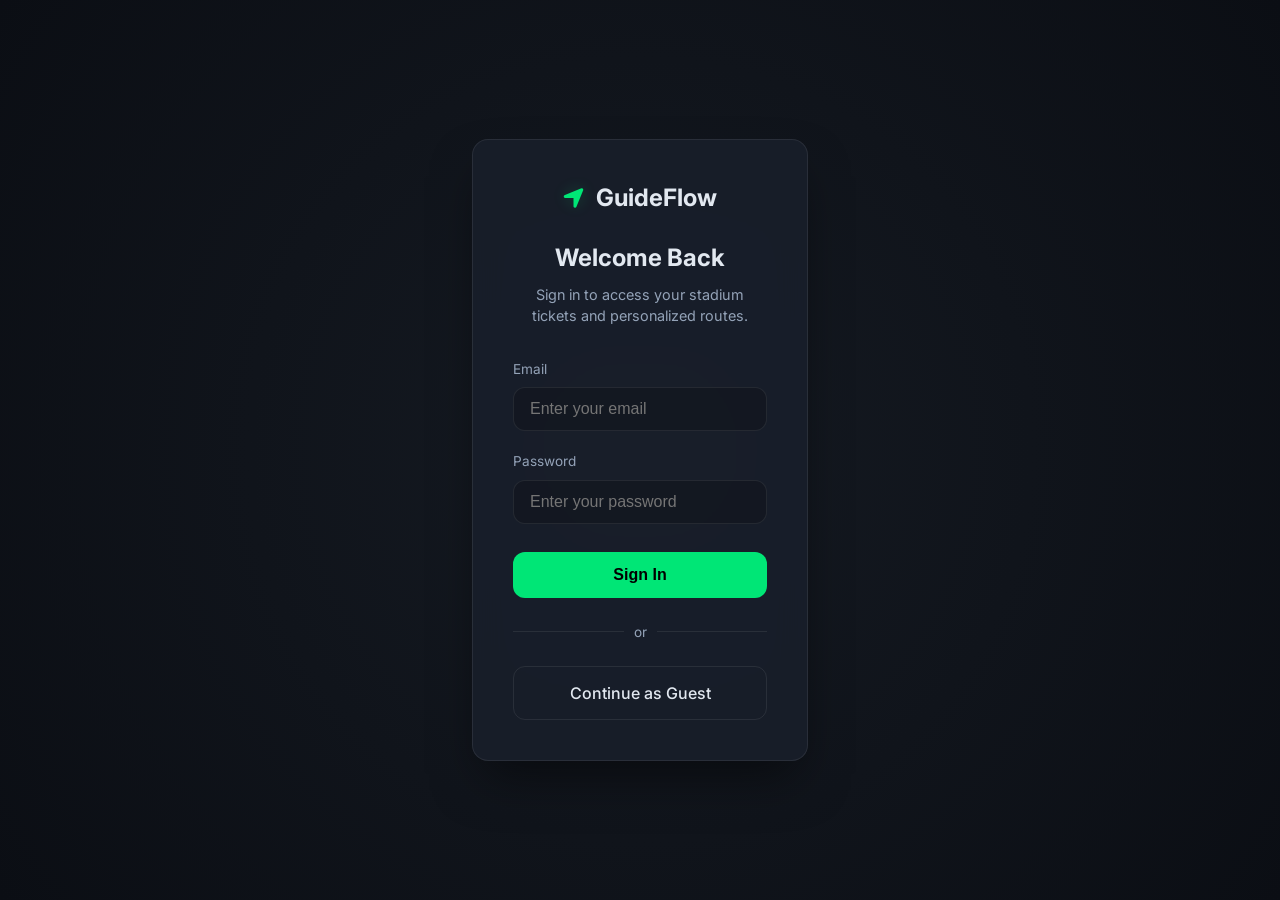
<file: frontend/login.html>
<!DOCTYPE html>
<html lang="en">
<head>
    <meta charset="UTF-8">
    <meta name="viewport" content="width=device-width, initial-scale=1.0">
    <title>Login - GuideFlow</title>
    <link href="https://fonts.googleapis.com/css2?family=Inter:wght@400;500;600;700&display=swap" rel="stylesheet">
    <link rel="stylesheet" href="styles.css">
    <link rel="stylesheet" href="https://cdnjs.cloudflare.com/ajax/libs/font-awesome/6.4.0/css/all.min.css">
</head>
<body class="login-body">
    <div class="login-container">
        <div class="login-card">
            <div class="logo login-logo">
                <i class="fa-solid fa-location-arrow"></i>
                <span>GuideFlow</span>
            </div>
            <h2>Welcome Back</h2>
            <p class="login-subtitle">Sign in to access your stadium tickets and personalized routes.</p>
            
            <form action="/" class="login-form">
                <div class="form-group">
                    <label for="email">Email</label>
                    <input type="email" id="email" placeholder="Enter your email" required>
                </div>
                <div class="form-group">
                    <label for="password">Password</label>
                    <input type="password" id="password" placeholder="Enter your password" required>
                </div>
                <button type="submit" class="btn-primary">Sign In</button>
            </form>
            
            <div class="login-divider"><span>or</span></div>
            
            <a href="/" class="btn-secondary">Continue as Guest</a>
        </div>
    </div>
</body>
</html>
</file>
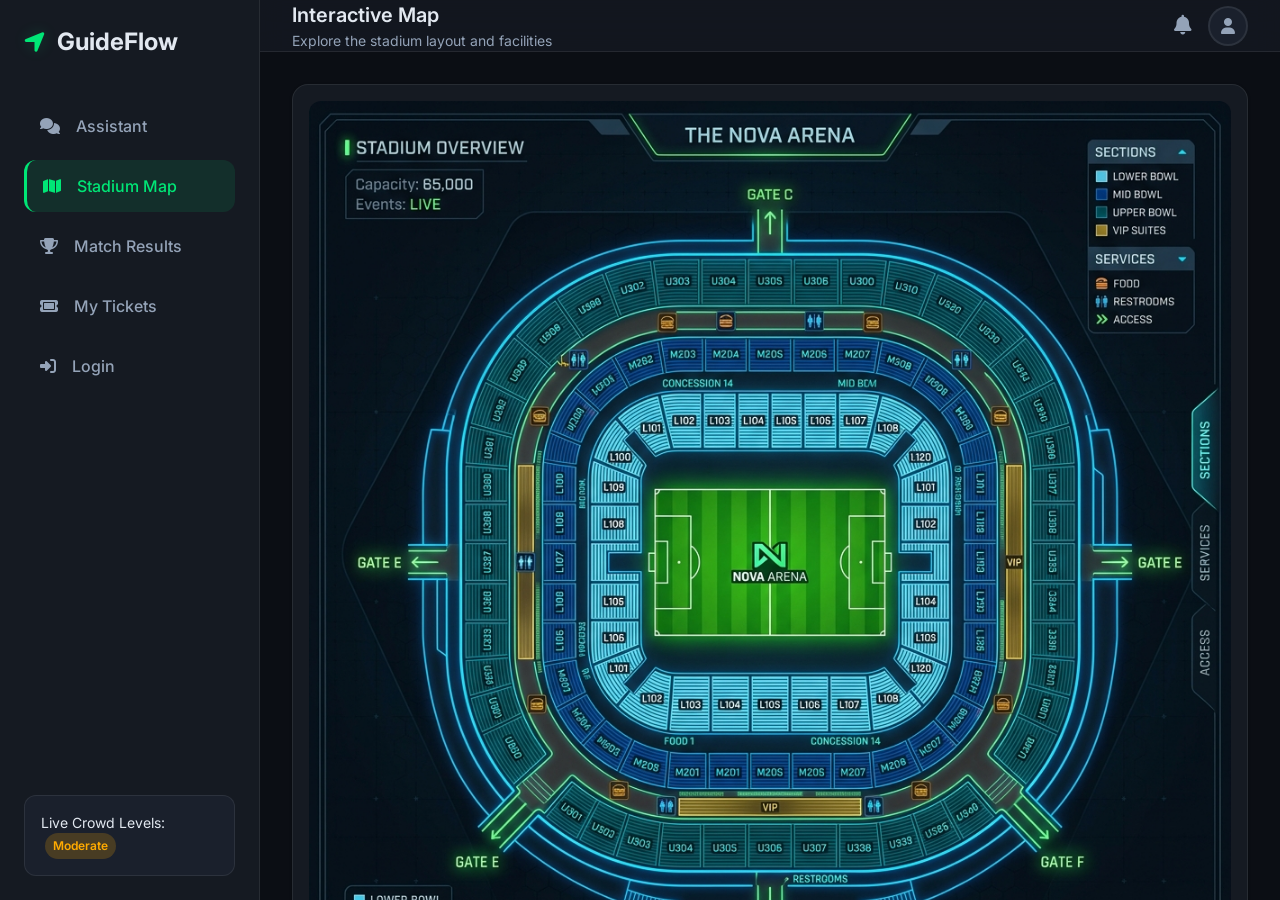
<file: frontend/map.html>
<!DOCTYPE html>
<html lang="en">
<head>
    <meta charset="UTF-8">
    <meta name="viewport" content="width=device-width, initial-scale=1.0">
    <title>Stadium Map - GuideFlow</title>
    <link href="https://fonts.googleapis.com/css2?family=Inter:wght@400;500;600;700&display=swap" rel="stylesheet">
    <link rel="stylesheet" href="styles.css">
    <link rel="stylesheet" href="https://cdnjs.cloudflare.com/ajax/libs/font-awesome/6.4.0/css/all.min.css">
</head>
<body>
    <div class="app-container">
        <!-- Sidebar Navigation -->
        <aside class="sidebar">
            <div class="logo">
                <i class="fa-solid fa-location-arrow"></i>
                <span>GuideFlow</span>
            </div>
            <nav class="nav-menu">
                <a href="/" class="nav-item"><i class="fa-solid fa-comments"></i> Assistant</a>
                <a href="/map.html" class="nav-item active"><i class="fa-solid fa-map"></i> Stadium Map</a>
                <a href="/results.html" class="nav-item"><i class="fa-solid fa-trophy"></i> Match Results</a>
                <a href="/user.html" class="nav-item"><i class="fa-solid fa-ticket"></i> My Tickets</a>
                <a href="/login.html" class="nav-item"><i class="fa-solid fa-right-to-bracket"></i> Login</a>
            </nav>
            <div class="stadium-info">
                <p>Live Crowd Levels: <span class="status-indicator">Moderate</span></p>
            </div>
        </aside>

        <!-- Main Content Area -->
        <main class="page-wrapper">
            <header class="chat-header">
                <div>
                    <h1>Interactive Map</h1>
                    <p class="subtitle">Explore the stadium layout and facilities</p>
                </div>
                <div class="header-actions">
                    <button class="icon-btn"><i class="fa-solid fa-bell"></i></button>
                    <div class="avatar"><i class="fa-solid fa-user"></i></div>
                </div>
            </header>

            <div class="content-container">
                <div class="map-container">
                    <img src="stadium_map.png" alt="Stadium Layout Map" class="stadium-map-img">
                </div>
                <div class="map-legend">
                    <h3>Legend</h3>
                    <div class="legend-grid">
                        <div class="legend-item"><i class="fa-solid fa-utensils" style="color: var(--accent-primary)"></i> Food Stalls</div>
                        <div class="legend-item"><i class="fa-solid fa-restroom" style="color: var(--accent-secondary)"></i> Restrooms</div>
                        <div class="legend-item"><i class="fa-solid fa-door-open" style="color: #ff5252"></i> Exits</div>
                        <div class="legend-item"><i class="fa-solid fa-briefcase-medical" style="color: #ffab00"></i> First Aid</div>
                    </div>
                </div>
            </div>
        </main>
    </div>
</body>
</html>
</file>
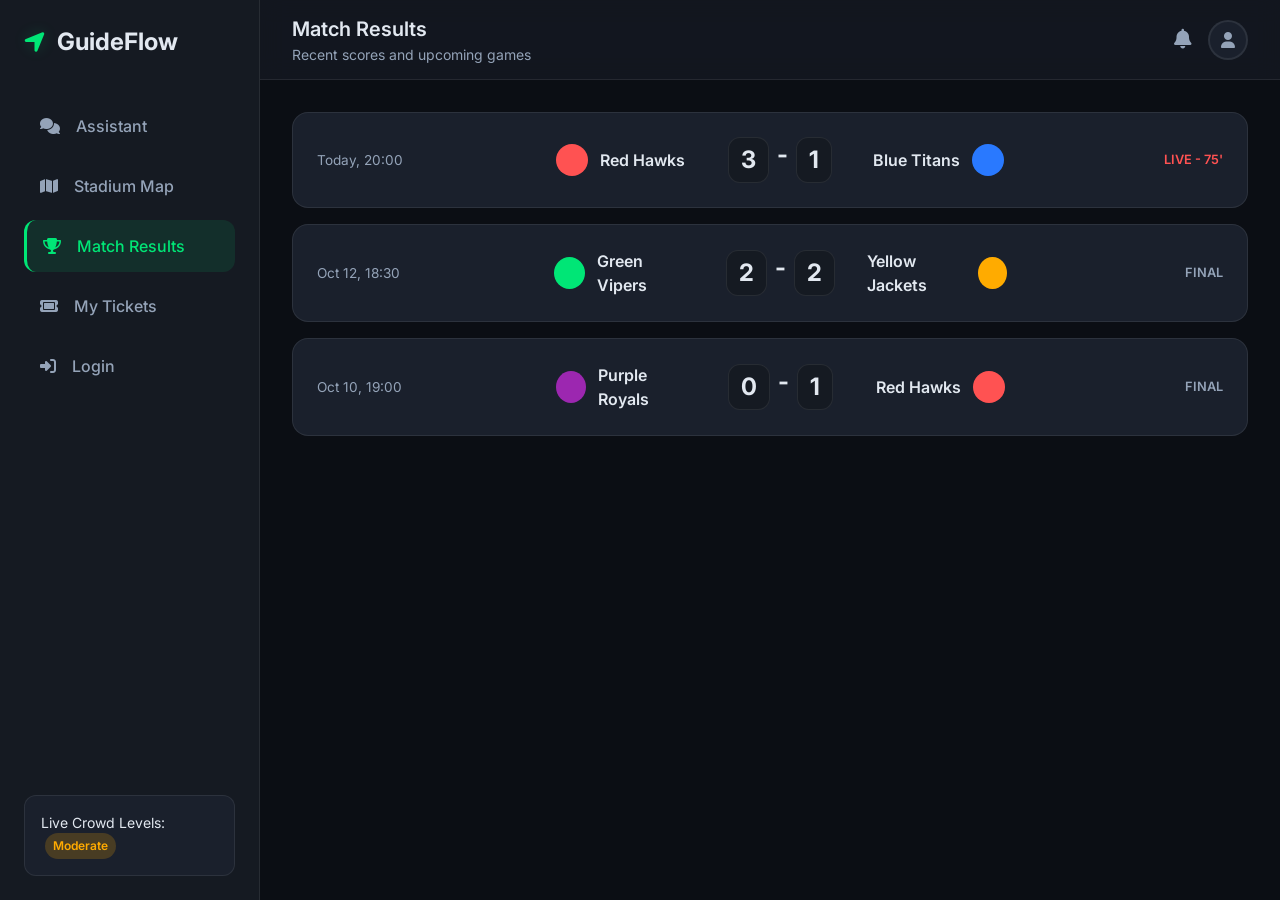
<file: frontend/results.html>
<!DOCTYPE html>
<html lang="en">
<head>
    <meta charset="UTF-8">
    <meta name="viewport" content="width=device-width, initial-scale=1.0">
    <title>Match Results - GuideFlow</title>
    <link href="https://fonts.googleapis.com/css2?family=Inter:wght@400;500;600;700&display=swap" rel="stylesheet">
    <link rel="stylesheet" href="styles.css">
    <link rel="stylesheet" href="https://cdnjs.cloudflare.com/ajax/libs/font-awesome/6.4.0/css/all.min.css">
</head>
<body>
    <div class="app-container">
        <!-- Sidebar Navigation -->
        <aside class="sidebar">
            <div class="logo">
                <i class="fa-solid fa-location-arrow"></i>
                <span>GuideFlow</span>
            </div>
            <nav class="nav-menu">
                <a href="/" class="nav-item"><i class="fa-solid fa-comments"></i> Assistant</a>
                <a href="/map.html" class="nav-item"><i class="fa-solid fa-map"></i> Stadium Map</a>
                <a href="/results.html" class="nav-item active"><i class="fa-solid fa-trophy"></i> Match Results</a>
                <a href="/user.html" class="nav-item"><i class="fa-solid fa-ticket"></i> My Tickets</a>
                <a href="/login.html" class="nav-item"><i class="fa-solid fa-right-to-bracket"></i> Login</a>
            </nav>
            <div class="stadium-info">
                <p>Live Crowd Levels: <span class="status-indicator">Moderate</span></p>
            </div>
        </aside>

        <!-- Main Content Area -->
        <main class="page-wrapper">
            <header class="chat-header">
                <div>
                    <h1>Match Results</h1>
                    <p class="subtitle">Recent scores and upcoming games</p>
                </div>
                <div class="header-actions">
                    <button class="icon-btn"><i class="fa-solid fa-bell"></i></button>
                    <div class="avatar"><i class="fa-solid fa-user"></i></div>
                </div>
            </header>

            <div class="content-container">
                <div class="results-grid">
                    <!-- Match Card 1 -->
                    <div class="match-card">
                        <div class="match-date">Today, 20:00</div>
                        <div class="teams-container">
                            <div class="team">
                                <div class="team-logo" style="background-color: #ff5252"></div>
                                <span>Red Hawks</span>
                            </div>
                            <div class="score">
                                <span class="score-number">3</span>
                                <span>-</span>
                                <span class="score-number">1</span>
                            </div>
                            <div class="team">
                                <div class="team-logo" style="background-color: #2979FF"></div>
                                <span>Blue Titans</span>
                            </div>
                        </div>
                        <div class="match-status status-live">LIVE - 75'</div>
                    </div>

                    <!-- Match Card 2 -->
                    <div class="match-card">
                        <div class="match-date">Oct 12, 18:30</div>
                        <div class="teams-container">
                            <div class="team">
                                <div class="team-logo" style="background-color: #00E676"></div>
                                <span>Green Vipers</span>
                            </div>
                            <div class="score">
                                <span class="score-number">2</span>
                                <span>-</span>
                                <span class="score-number">2</span>
                            </div>
                            <div class="team">
                                <div class="team-logo" style="background-color: #ffab00"></div>
                                <span>Yellow Jackets</span>
                            </div>
                        </div>
                        <div class="match-status">FINAL</div>
                    </div>
                    
                    <!-- Match Card 3 -->
                    <div class="match-card">
                        <div class="match-date">Oct 10, 19:00</div>
                        <div class="teams-container">
                            <div class="team">
                                <div class="team-logo" style="background-color: #9C27B0"></div>
                                <span>Purple Royals</span>
                            </div>
                            <div class="score">
                                <span class="score-number">0</span>
                                <span>-</span>
                                <span class="score-number">1</span>
                            </div>
                            <div class="team">
                                <div class="team-logo" style="background-color: #ff5252"></div>
                                <span>Red Hawks</span>
                            </div>
                        </div>
                        <div class="match-status">FINAL</div>
                    </div>
                </div>
            </div>
        </main>
    </div>
</body>
</html>
</file>
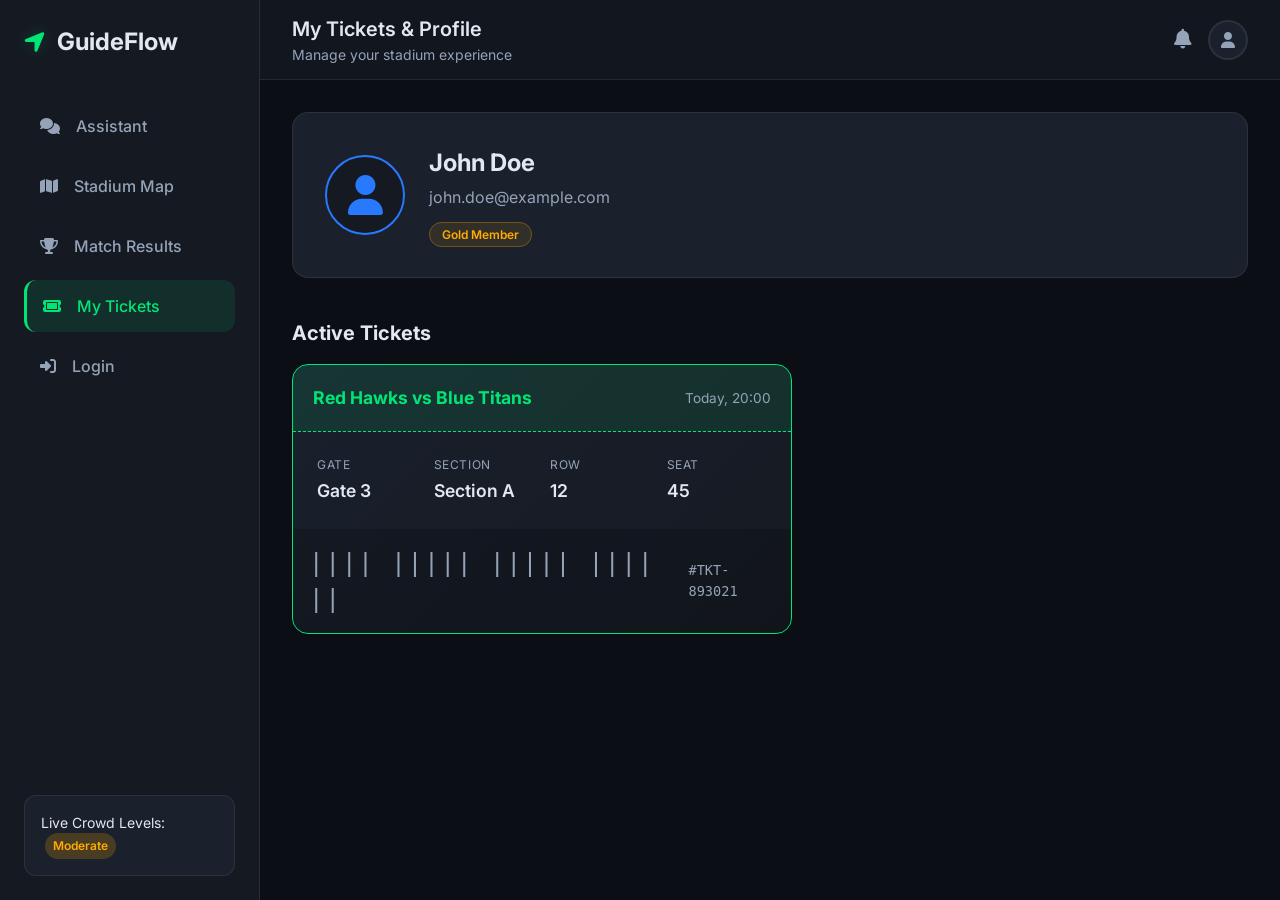
<file: frontend/user.html>
<!DOCTYPE html>
<html lang="en">
<head>
    <meta charset="UTF-8">
    <meta name="viewport" content="width=device-width, initial-scale=1.0">
    <title>User Profile - GuideFlow</title>
    <link href="https://fonts.googleapis.com/css2?family=Inter:wght@400;500;600;700&display=swap" rel="stylesheet">
    <link rel="stylesheet" href="styles.css">
    <link rel="stylesheet" href="https://cdnjs.cloudflare.com/ajax/libs/font-awesome/6.4.0/css/all.min.css">
</head>
<body>
    <div class="app-container">
        <!-- Sidebar Navigation -->
        <aside class="sidebar">
            <div class="logo">
                <i class="fa-solid fa-location-arrow"></i>
                <span>GuideFlow</span>
            </div>
            <nav class="nav-menu">
                <a href="/" class="nav-item"><i class="fa-solid fa-comments"></i> Assistant</a>
                <a href="/map.html" class="nav-item"><i class="fa-solid fa-map"></i> Stadium Map</a>
                <a href="/results.html" class="nav-item"><i class="fa-solid fa-trophy"></i> Match Results</a>
                <a href="/user.html" class="nav-item active"><i class="fa-solid fa-ticket"></i> My Tickets</a>
                <a href="/login.html" class="nav-item"><i class="fa-solid fa-right-to-bracket"></i> Login</a>
            </nav>
            <div class="stadium-info">
                <p>Live Crowd Levels: <span class="status-indicator">Moderate</span></p>
            </div>
        </aside>

        <!-- Main Content Area -->
        <main class="page-wrapper">
            <header class="chat-header">
                <div>
                    <h1>My Tickets & Profile</h1>
                    <p class="subtitle">Manage your stadium experience</p>
                </div>
                <div class="header-actions">
                    <button class="icon-btn"><i class="fa-solid fa-bell"></i></button>
                    <div class="avatar"><i class="fa-solid fa-user"></i></div>
                </div>
            </header>

            <div class="content-container profile-container">
                <div class="user-info-card">
                    <div class="user-avatar-large"><i class="fa-solid fa-user"></i></div>
                    <div class="user-details">
                        <h2>John Doe</h2>
                        <p class="user-email">john.doe@example.com</p>
                        <span class="membership-badge">Gold Member</span>
                    </div>
                </div>

                <h3 class="section-title">Active Tickets</h3>
                
                <div class="ticket-card">
                    <div class="ticket-header">
                        <h4>Red Hawks vs Blue Titans</h4>
                        <span class="ticket-date">Today, 20:00</span>
                    </div>
                    <div class="ticket-body">
                        <div class="ticket-info-group">
                            <label>Gate</label>
                            <p>Gate 3</p>
                        </div>
                        <div class="ticket-info-group">
                            <label>Section</label>
                            <p>Section A</p>
                        </div>
                        <div class="ticket-info-group">
                            <label>Row</label>
                            <p>12</p>
                        </div>
                        <div class="ticket-info-group">
                            <label>Seat</label>
                            <p>45</p>
                        </div>
                    </div>
                    <div class="ticket-footer">
                        <div class="barcode">|||| ||||| ||||| |||| ||</div>
                        <p class="ticket-id">#TKT-893021</p>
                    </div>
                </div>
            </div>
        </main>
    </div>
</body>
</html>
</file>
<file: frontend/styles.css>
:root {
    /* Color Palette - Dark Theme with Neon Accents */
    --bg-base: #0B0E14;
    --bg-surface: #151A22;
    --bg-panel: #1A202C;
    --text-primary: #E2E8F0;
    --text-secondary: #94A3B8;
    --accent-primary: #00E676; /* Neon Green */
    --accent-secondary: #2979FF; /* Electric Blue */
    --accent-hover: #00C853;
    
    /* Message Bubbles */
    --msg-user-bg: linear-gradient(135deg, var(--accent-secondary), #1565C0);
    --msg-user-text: #FFFFFF;
    --msg-bot-bg: #2D3748;
    --msg-bot-text: #E2E8F0;
    
    /* Borders & UI Elements */
    --border-color: rgba(255, 255, 255, 0.08);
    --shadow-sm: 0 1px 3px rgba(0,0,0,0.3);
    --shadow-md: 0 4px 6px -1px rgba(0,0,0,0.4);
    --shadow-glow: 0 0 15px rgba(0, 230, 118, 0.2);
    
    /* Spacing & Sizes */
    --radius-md: 12px;
    --radius-lg: 16px;
    --radius-full: 9999px;
    --transition-fast: 0.2s ease;
    --transition-smooth: 0.3s cubic-bezier(0.4, 0, 0.2, 1);
}

* {
    margin: 0;
    padding: 0;
    box-sizing: border-box;
}

body {
    font-family: 'Inter', -apple-system, sans-serif;
    background-color: var(--bg-base);
    color: var(--text-primary);
    line-height: 1.5;
    height: 100vh;
    display: flex;
    overflow: hidden;
}

/* Layout */
.app-container {
    display: flex;
    width: 100%;
    height: 100%;
}

/* Sidebar */
.sidebar {
    width: 260px;
    background-color: var(--bg-surface);
    border-right: 1px solid var(--border-color);
    display: flex;
    flex-direction: column;
    padding: 1.5rem;
    transition: var(--transition-smooth);
}

.logo {
    display: flex;
    align-items: center;
    gap: 0.75rem;
    font-size: 1.5rem;
    font-weight: 700;
    color: var(--text-primary);
    margin-bottom: 2.5rem;
}

.logo i {
    color: var(--accent-primary);
    text-shadow: var(--shadow-glow);
}

.nav-menu {
    display: flex;
    flex-direction: column;
    gap: 0.5rem;
    flex: 1;
}

.nav-item {
    display: flex;
    align-items: center;
    gap: 1rem;
    padding: 0.875rem 1rem;
    color: var(--text-secondary);
    text-decoration: none;
    border-radius: var(--radius-md);
    transition: var(--transition-fast);
    font-weight: 500;
}

.nav-item:hover {
    background-color: rgba(255, 255, 255, 0.05);
    color: var(--text-primary);
}

.nav-item.active {
    background-color: rgba(0, 230, 118, 0.1);
    color: var(--accent-primary);
    border-left: 3px solid var(--accent-primary);
}

.stadium-info {
    margin-top: auto;
    padding: 1rem;
    background-color: var(--bg-panel);
    border-radius: var(--radius-md);
    font-size: 0.875rem;
    border: 1px solid var(--border-color);
}

.status-indicator {
    display: inline-block;
    padding: 0.25rem 0.5rem;
    background-color: rgba(255, 171, 0, 0.2);
    color: #FFAB00;
    border-radius: var(--radius-full);
    font-weight: 600;
    margin-left: 0.25rem;
    font-size: 0.75rem;
}

/* Main Chat Area */
.chat-wrapper {
    flex: 1;
    display: flex;
    flex-direction: column;
    background-color: var(--bg-base);
    position: relative;
}

/* Header */
.chat-header {
    height: 80px;
    padding: 0 2rem;
    display: flex;
    justify-content: space-between;
    align-items: center;
    border-bottom: 1px solid var(--border-color);
    background-color: rgba(21, 26, 34, 0.8);
    backdrop-filter: blur(12px);
    z-index: 10;
}

.chat-header h1 {
    font-size: 1.25rem;
    font-weight: 600;
}

.subtitle {
    font-size: 0.875rem;
    color: var(--text-secondary);
}

.header-actions {
    display: flex;
    align-items: center;
    gap: 1rem;
}

.icon-btn {
    background: none;
    border: none;
    color: var(--text-secondary);
    font-size: 1.25rem;
    cursor: pointer;
    transition: var(--transition-fast);
}

.icon-btn:hover {
    color: var(--text-primary);
}

.avatar {
    width: 40px;
    height: 40px;
    border-radius: 50%;
    background-color: var(--bg-panel);
    display: flex;
    align-items: center;
    justify-content: center;
    color: var(--text-secondary);
    border: 2px solid var(--border-color);
    cursor: pointer;
}

/* Chat Container */
.chat-container {
    flex: 1;
    overflow-y: auto;
    padding: 2rem;
    display: flex;
    flex-direction: column;
    gap: 1.5rem;
    scroll-behavior: smooth;
}

/* Custom Scrollbar */
.chat-container::-webkit-scrollbar {
    width: 8px;
}
.chat-container::-webkit-scrollbar-track {
    background: transparent;
}
.chat-container::-webkit-scrollbar-thumb {
    background: var(--bg-panel);
    border-radius: var(--radius-full);
}

/* Messages */
.message {
    display: flex;
    gap: 1rem;
    max-width: 80%;
    animation: fadeIn 0.4s ease forwards;
}

@keyframes fadeIn {
    from { opacity: 0; transform: translateY(10px); }
    to { opacity: 1; transform: translateY(0); }
}

.message-avatar {
    width: 36px;
    height: 36px;
    border-radius: 50%;
    display: flex;
    align-items: center;
    justify-content: center;
    flex-shrink: 0;
}

.assistant-message {
    align-self: flex-start;
}

.assistant-message .message-avatar {
    background-color: rgba(0, 230, 118, 0.15);
    color: var(--accent-primary);
    border: 1px solid rgba(0, 230, 118, 0.3);
}

.assistant-message .message-content {
    background-color: var(--msg-bot-bg);
    color: var(--msg-bot-text);
    border-radius: var(--radius-lg);
    border-top-left-radius: 4px;
    box-shadow: var(--shadow-sm);
    border: 1px solid var(--border-color);
}

.user-message {
    align-self: flex-end;
    flex-direction: row-reverse;
}

.user-message .message-avatar {
    background-color: var(--bg-panel);
    color: var(--text-secondary);
}

.user-message .message-content {
    background: var(--msg-user-bg);
    color: var(--msg-user-text);
    border-radius: var(--radius-lg);
    border-top-right-radius: 4px;
    box-shadow: var(--shadow-md);
}

.message-content {
    padding: 1rem 1.25rem;
    font-size: 0.95rem;
    line-height: 1.6;
}

.message-content p {
    margin-bottom: 0.5rem;
}

.message-content p:last-child {
    margin-bottom: 0;
}

.message-content strong {
    color: inherit;
    font-weight: 600;
}

/* Input Area */
.input-area {
    padding: 1.5rem 2rem;
    background-color: var(--bg-surface);
    border-top: 1px solid var(--border-color);
}

.input-wrapper {
    display: flex;
    align-items: center;
    background-color: var(--bg-panel);
    border-radius: var(--radius-lg);
    border: 1px solid var(--border-color);
    padding: 0.5rem 0.5rem 0.5rem 1.5rem;
    transition: var(--transition-fast);
    box-shadow: inset 0 2px 4px rgba(0,0,0,0.1);
}

.input-wrapper:focus-within {
    border-color: var(--accent-primary);
    box-shadow: 0 0 0 1px var(--accent-primary), inset 0 2px 4px rgba(0,0,0,0.1);
}

#user-input {
    flex: 1;
    background: transparent;
    border: none;
    color: var(--text-primary);
    font-size: 1rem;
    outline: none;
    font-family: inherit;
}

#user-input::placeholder {
    color: var(--text-secondary);
}

#send-btn {
    background-color: var(--accent-primary);
    color: #000;
    border: none;
    width: 44px;
    height: 44px;
    border-radius: var(--radius-md);
    display: flex;
    align-items: center;
    justify-content: center;
    cursor: pointer;
    transition: var(--transition-fast);
    font-size: 1.1rem;
}

#send-btn:hover {
    background-color: var(--accent-hover);
    transform: translateY(-1px);
    box-shadow: var(--shadow-glow);
}

#send-btn:disabled {
    background-color: var(--bg-panel);
    color: var(--text-secondary);
    cursor: not-allowed;
    box-shadow: none;
    transform: none;
}

/* Quick Actions */
.quick-actions {
    display: flex;
    gap: 0.75rem;
    margin-top: 1rem;
    flex-wrap: wrap;
}

.quick-btn {
    background-color: transparent;
    border: 1px solid var(--border-color);
    color: var(--text-secondary);
    padding: 0.5rem 1rem;
    border-radius: var(--radius-full);
    font-size: 0.8rem;
    cursor: pointer;
    transition: var(--transition-fast);
    font-family: inherit;
}

.quick-btn:hover {
    background-color: rgba(255, 255, 255, 0.05);
    color: var(--text-primary);
    border-color: var(--text-secondary);
}

/* Loading Indicator */
.typing-indicator {
    display: flex;
    gap: 0.4rem;
    padding: 1.25rem;
    background-color: var(--msg-bot-bg);
    border-radius: var(--radius-lg);
    border-top-left-radius: 4px;
    width: fit-content;
}

.dot {
    width: 8px;
    height: 8px;
    background-color: var(--accent-primary);
    border-radius: 50%;
    animation: bounce 1.4s infinite ease-in-out both;
}

.dot:nth-child(1) { animation-delay: -0.32s; }
.dot:nth-child(2) { animation-delay: -0.16s; }

@keyframes bounce {
    0%, 80%, 100% { transform: scale(0); opacity: 0.5; }
    40% { transform: scale(1); opacity: 1; box-shadow: 0 0 8px var(--accent-primary); }
}

/* Responsive */
@media (max-width: 768px) {
    .sidebar {
        position: absolute;
        transform: translateX(-100%);
        z-index: 20;
        height: 100%;
    }
    
    .chat-header {
        padding: 0 1rem;
    }
    
    .message {
        max-width: 90%;
    }
    
    .input-area {
        padding: 1rem;
    }
}

/* === NEW MULTI-PAGE STYLES === */

.page-wrapper {
    flex: 1;
    display: flex;
    flex-direction: column;
    background-color: var(--bg-base);
    position: relative;
    overflow-y: auto;
}

.content-container {
    padding: 2rem;
    max-width: 1200px;
    margin: 0 auto;
    width: 100%;
}

/* Map Styles */
.map-container {
    background-color: var(--bg-surface);
    border-radius: var(--radius-lg);
    border: 1px solid var(--border-color);
    padding: 1rem;
    margin-bottom: 2rem;
    box-shadow: var(--shadow-sm);
    display: flex;
    justify-content: center;
    align-items: center;
    overflow: hidden;
}

.stadium-map-img {
    max-width: 100%;
    height: auto;
    border-radius: var(--radius-md);
}

.map-legend {
    background-color: var(--bg-panel);
    padding: 1.5rem;
    border-radius: var(--radius-md);
    border: 1px solid var(--border-color);
}

.map-legend h3 {
    margin-bottom: 1rem;
    font-size: 1.1rem;
}

.legend-grid {
    display: grid;
    grid-template-columns: repeat(auto-fit, minmax(150px, 1fr));
    gap: 1rem;
}

.legend-item {
    display: flex;
    align-items: center;
    gap: 0.5rem;
    font-size: 0.9rem;
    color: var(--text-secondary);
}

/* Results Styles */
.results-grid {
    display: flex;
    flex-direction: column;
    gap: 1rem;
}

.match-card {
    background-color: var(--bg-panel);
    border-radius: var(--radius-lg);
    border: 1px solid var(--border-color);
    padding: 1.5rem;
    display: flex;
    justify-content: space-between;
    align-items: center;
    transition: var(--transition-fast);
}

.match-card:hover {
    transform: translateY(-2px);
    box-shadow: var(--shadow-md);
    border-color: rgba(255, 255, 255, 0.15);
}

.match-date {
    color: var(--text-secondary);
    font-size: 0.85rem;
    width: 100px;
}

.teams-container {
    display: flex;
    align-items: center;
    gap: 2rem;
    flex: 1;
    justify-content: center;
}

.team {
    display: flex;
    align-items: center;
    gap: 0.75rem;
    font-weight: 600;
    width: 140px;
}

.team:last-child {
    flex-direction: row-reverse;
}

.team-logo {
    width: 32px;
    height: 32px;
    border-radius: 50%;
}

.score {
    display: flex;
    gap: 0.5rem;
    font-size: 1.5rem;
    font-weight: 700;
    color: var(--text-primary);
}

.score-number {
    background-color: var(--bg-surface);
    padding: 0.25rem 0.75rem;
    border-radius: var(--radius-md);
    border: 1px solid var(--border-color);
}

.match-status {
    font-size: 0.8rem;
    font-weight: 600;
    color: var(--text-secondary);
    width: 80px;
    text-align: right;
}

.status-live {
    color: #ff5252;
    animation: pulse 2s infinite;
}

@keyframes pulse {
    0% { opacity: 1; }
    50% { opacity: 0.5; }
    100% { opacity: 1; }
}

/* User Profile Styles */
.user-info-card {
    display: flex;
    align-items: center;
    gap: 1.5rem;
    background-color: var(--bg-panel);
    padding: 2rem;
    border-radius: var(--radius-lg);
    border: 1px solid var(--border-color);
    margin-bottom: 2.5rem;
}

.user-avatar-large {
    width: 80px;
    height: 80px;
    border-radius: 50%;
    background-color: var(--bg-surface);
    display: flex;
    align-items: center;
    justify-content: center;
    font-size: 2.5rem;
    color: var(--accent-secondary);
    border: 2px solid var(--accent-secondary);
}

.user-details h2 {
    font-size: 1.5rem;
    margin-bottom: 0.25rem;
}

.user-email {
    color: var(--text-secondary);
    margin-bottom: 0.75rem;
}

.membership-badge {
    background-color: rgba(255, 171, 0, 0.1);
    color: #ffab00;
    padding: 0.25rem 0.75rem;
    border-radius: var(--radius-full);
    font-size: 0.75rem;
    font-weight: 600;
    border: 1px solid rgba(255, 171, 0, 0.3);
}

.section-title {
    font-size: 1.25rem;
    margin-bottom: 1rem;
    color: var(--text-primary);
}

.ticket-card {
    background: linear-gradient(135deg, var(--bg-panel), var(--bg-surface));
    border-radius: var(--radius-lg);
    border: 1px solid var(--accent-primary);
    overflow: hidden;
    position: relative;
    max-width: 500px;
}

.ticket-header {
    background-color: rgba(0, 230, 118, 0.1);
    padding: 1.25rem;
    border-bottom: 1px dashed var(--accent-primary);
    display: flex;
    justify-content: space-between;
    align-items: center;
}

.ticket-header h4 {
    font-size: 1.1rem;
    color: var(--accent-primary);
}

.ticket-date {
    font-size: 0.85rem;
    color: var(--text-secondary);
}

.ticket-body {
    padding: 1.5rem;
    display: grid;
    grid-template-columns: repeat(4, 1fr);
    gap: 1rem;
}

.ticket-info-group label {
    display: block;
    font-size: 0.75rem;
    color: var(--text-secondary);
    text-transform: uppercase;
    letter-spacing: 0.05em;
    margin-bottom: 0.25rem;
}

.ticket-info-group p {
    font-weight: 600;
    font-size: 1.1rem;
}

.ticket-footer {
    background-color: rgba(0, 0, 0, 0.2);
    padding: 1rem;
    display: flex;
    justify-content: space-between;
    align-items: center;
}

.barcode {
    font-family: monospace;
    font-size: 1.5rem;
    letter-spacing: 2px;
    color: var(--text-secondary);
}

.ticket-id {
    font-family: monospace;
    color: var(--text-secondary);
    font-size: 0.85rem;
}

/* Login Styles */
.login-body {
    background: radial-gradient(circle at center, var(--bg-surface) 0%, var(--bg-base) 100%);
    display: flex;
    align-items: center;
    justify-content: center;
}

.login-container {
    width: 100%;
    max-width: 400px;
    padding: 2rem;
}

.login-card {
    background-color: rgba(26, 32, 44, 0.8);
    backdrop-filter: blur(16px);
    border-radius: var(--radius-lg);
    border: 1px solid var(--border-color);
    padding: 2.5rem;
    box-shadow: 0 25px 50px -12px rgba(0, 0, 0, 0.5);
    text-align: center;
}

.login-logo {
    justify-content: center;
    margin-bottom: 1.5rem;
}

.login-card h2 {
    margin-bottom: 0.5rem;
}

.login-subtitle {
    color: var(--text-secondary);
    font-size: 0.9rem;
    margin-bottom: 2rem;
}

.login-form {
    display: flex;
    flex-direction: column;
    gap: 1.25rem;
}

.form-group {
    text-align: left;
}

.form-group label {
    display: block;
    margin-bottom: 0.5rem;
    font-size: 0.85rem;
    color: var(--text-secondary);
}

.form-group input {
    width: 100%;
    background-color: rgba(0, 0, 0, 0.2);
    border: 1px solid var(--border-color);
    color: var(--text-primary);
    padding: 0.75rem 1rem;
    border-radius: var(--radius-md);
    font-size: 1rem;
    transition: var(--transition-fast);
}

.form-group input:focus {
    outline: none;
    border-color: var(--accent-primary);
    box-shadow: 0 0 0 1px var(--accent-primary);
}

.btn-primary {
    background-color: var(--accent-primary);
    color: #000;
    border: none;
    padding: 0.875rem;
    border-radius: var(--radius-md);
    font-weight: 600;
    font-size: 1rem;
    cursor: pointer;
    transition: var(--transition-fast);
    margin-top: 0.5rem;
}

.btn-primary:hover {
    background-color: var(--accent-hover);
    transform: translateY(-1px);
    box-shadow: var(--shadow-glow);
}

.login-divider {
    display: flex;
    align-items: center;
    text-align: center;
    margin: 1.5rem 0;
    color: var(--text-secondary);
    font-size: 0.85rem;
}

.login-divider::before,
.login-divider::after {
    content: '';
    flex: 1;
    border-bottom: 1px solid var(--border-color);
}

.login-divider span {
    padding: 0 10px;
}

.btn-secondary {
    display: block;
    background-color: transparent;
    color: var(--text-primary);
    border: 1px solid var(--border-color);
    padding: 0.875rem;
    border-radius: var(--radius-md);
    font-weight: 500;
    text-decoration: none;
    transition: var(--transition-fast);
}

.btn-secondary:hover {
    background-color: rgba(255, 255, 255, 0.05);
}
</file>
